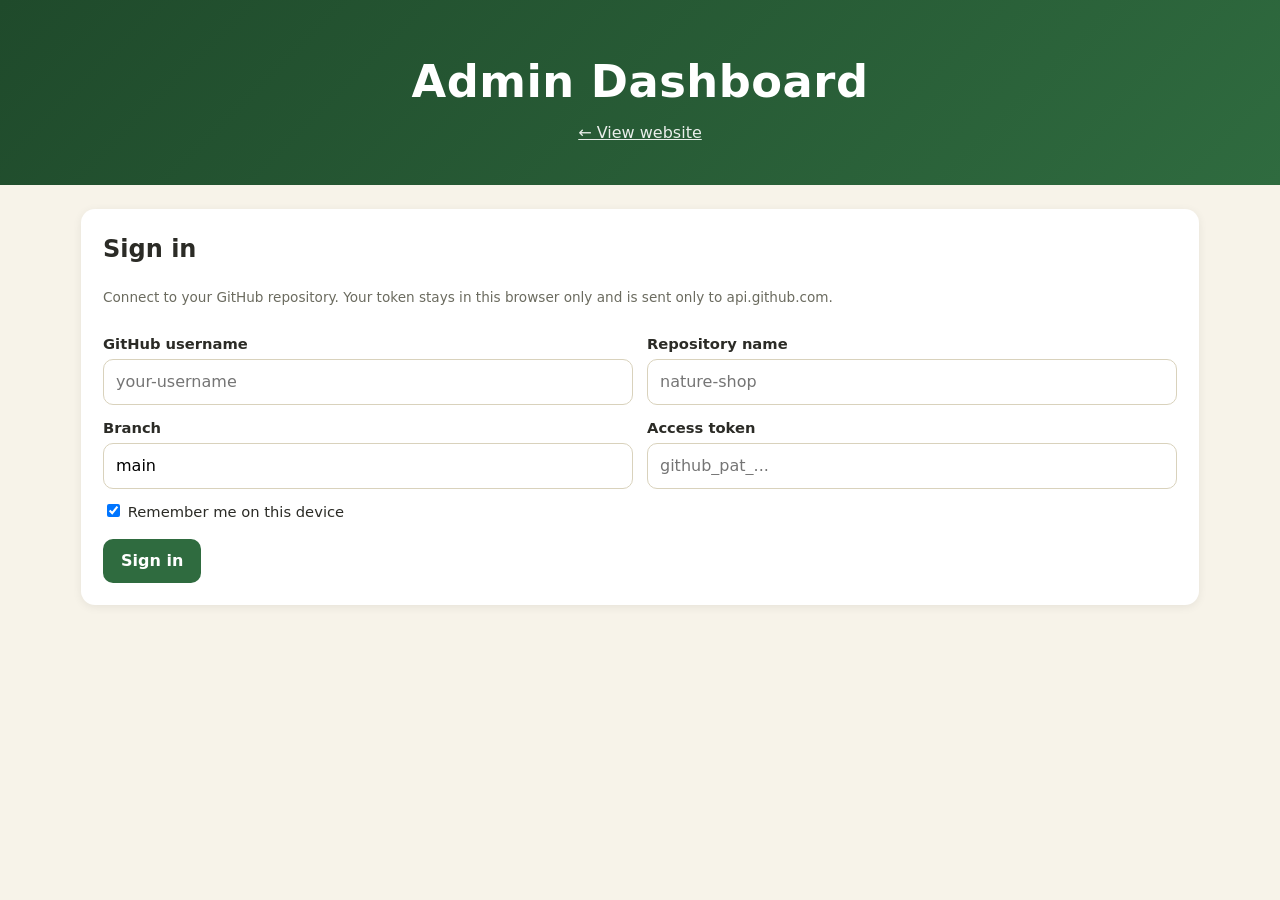
<file: admin.html>
<!doctype html>
<html lang="en">
<head>
  <meta charset="utf-8">
  <meta name="viewport" content="width=device-width, initial-scale=1">
  <meta name="robots" content="noindex">
  <title>Admin Dashboard</title>
  <link rel="stylesheet" href="style.css">
</head>
<body>
  <header class="site">
    <h1>Admin Dashboard</h1>
    <p><a href="index.html" style="color:#fff">← View website</a></p>
  </header>

  <main class="container">

    <!-- LOGIN -->
    <section id="loginView" class="panel">
      <h2>Sign in</h2>
      <p class="small">Connect to your GitHub repository. Your token stays in this browser only and is sent only to api.github.com.</p>
      <div class="row">
        <div><label>GitHub username</label><input id="owner" type="text" placeholder="your-username"></div>
        <div><label>Repository name</label><input id="repo" type="text" placeholder="nature-shop"></div>
      </div>
      <div class="row">
        <div><label>Branch</label><input id="branch" type="text" value="main"></div>
        <div><label>Access token</label><input id="token" type="password" placeholder="github_pat_..."></div>
      </div>
      <label style="font-weight:400"><input id="remember" type="checkbox" checked style="width:auto"> Remember me on this device</label>
      <div class="actions"><button id="loginBtn">Sign in</button></div>
      <div id="loginMsg" class="msg"></div>
    </section>

    <!-- DASHBOARD -->
    <div id="dashView" class="hidden">
      <div class="actions" style="margin:0 0 18px">
        <button id="newBtn">+ Add product</button>
        <button id="settingsBtn" class="secondary">Shop settings</button>
        <button id="logoutBtn" class="secondary">Sign out</button>
      </div>
      <div id="globalMsg" class="msg"></div>

      <section id="settingsPanel" class="panel hidden">
        <h2>Shop settings</h2>
        <div class="row">
          <div><label>Shop name</label><input id="sName" type="text"></div>
          <div><label>Currency symbol</label><input id="sCurrency" type="text" placeholder="₪ or $ or €"></div>
        </div>
        <label>Tagline</label><input id="sTagline" type="text">
        <div class="actions"><button id="saveSettings">Save settings</button><button class="secondary" id="closeSettings">Cancel</button></div>
      </section>

      <section id="formPanel" class="panel hidden">
        <h2 id="formTitle">Add product</h2>
        <input type="hidden" id="pId">
        <div class="row">
          <div><label>Name *</label><input id="pName" type="text" maxlength="80"></div>
          <div><label>Price *</label><input id="pPrice" type="number" min="0" step="0.01"></div>
        </div>
        <label>Category</label>
        <input id="pCategory" type="text" list="cats" placeholder="e.g. Honey, Herbs, Oils">
        <datalist id="cats"></datalist>
        <label>Description</label>
        <textarea id="pDesc" maxlength="400"></textarea>
        <label>Images (you can add several)</label>
        <input id="pFiles" type="file" accept="image/*" multiple>
        <div id="pPreview" class="preview"></div>
        <div class="actions">
          <button id="saveProduct">Save product</button>
          <button id="cancelProduct" class="secondary">Cancel</button>
        </div>
        <div id="formMsg" class="msg"></div>
      </section>

      <section class="panel">
        <h2>Products (<span id="count">0</span>)</h2>
        <div id="list"></div>
      </section>
    </div>
  </main>

  <script src="admin.js"></script>
</body>
</html>
</file>
<file: style.css>
:root{
  --green:#2f6b3f; --green-dark:#1f4a2b; --leaf:#7fb069; --cream:#f7f3e9; --sand:#e9e1cc;
  --text:#2b2b26; --muted:#6b6b5f; --card:#ffffff; --danger:#b3392f; --radius:14px;
}
*{box-sizing:border-box}
body{margin:0;font-family:system-ui,-apple-system,"Segoe UI",Roboto,sans-serif;background:var(--cream);color:var(--text);line-height:1.5}
img{max-width:100%;display:block}
a{color:var(--green)}
header.site{background:linear-gradient(135deg,var(--green-dark),var(--green));color:#fff;padding:48px 20px 40px;text-align:center}
header.site h1{margin:0 0 6px;font-size:clamp(1.8rem,5vw,2.8rem);letter-spacing:.5px}
header.site p{margin:0;opacity:.9}
.container{max-width:1150px;margin:0 auto;padding:24px 16px}
.toolbar{display:flex;flex-wrap:wrap;gap:12px;margin-bottom:22px}
.toolbar input,.toolbar select{padding:11px 14px;border:1px solid var(--sand);border-radius:10px;font-size:1rem;background:#fff}
.toolbar input{flex:1;min-width:200px}
.grid{display:grid;grid-template-columns:repeat(auto-fill,minmax(250px,1fr));gap:20px}
.card{background:var(--card);border-radius:var(--radius);overflow:hidden;box-shadow:0 2px 10px rgba(0,0,0,.07);display:flex;flex-direction:column;transition:transform .15s}
.card:hover{transform:translateY(-3px)}
.card .main{aspect-ratio:4/3;background:linear-gradient(135deg,#dfeed4,#b9d8a6);display:flex;align-items:center;justify-content:center;font-size:3.5rem;overflow:hidden}
.card .main img{width:100%;height:100%;object-fit:cover}
.thumbs{display:flex;gap:6px;padding:8px 12px 0}
.thumbs img{width:44px;height:44px;object-fit:cover;border-radius:8px;border:2px solid transparent;cursor:pointer;opacity:.75}
.thumbs img.active{border-color:var(--green);opacity:1}
.card .body{padding:14px 16px 18px;display:flex;flex-direction:column;gap:6px;flex:1}
.card .cat{font-size:.75rem;text-transform:uppercase;letter-spacing:1px;color:var(--leaf);font-weight:700}
.card h3{margin:0;font-size:1.15rem}
.card p{margin:0;color:var(--muted);font-size:.95rem;flex:1}
.price{font-weight:800;font-size:1.25rem;color:var(--green-dark);margin-top:6px}
.empty{text-align:center;color:var(--muted);padding:60px 10px}
footer.site{text-align:center;color:var(--muted);padding:30px 16px;font-size:.9rem}

/* admin */
.panel{background:#fff;border-radius:var(--radius);padding:22px;box-shadow:0 2px 10px rgba(0,0,0,.07);margin-bottom:24px}
.panel h2{margin-top:0}
label{display:block;font-weight:600;margin:12px 0 4px;font-size:.92rem}
input[type=text],input[type=password],input[type=number],textarea,select{width:100%;padding:10px 12px;border:1px solid #d9d2bc;border-radius:10px;font:inherit;background:#fff}
textarea{min-height:90px;resize:vertical}
.row{display:grid;grid-template-columns:1fr 1fr;gap:14px}
@media(max-width:600px){.row{grid-template-columns:1fr}}
button,.btn{background:var(--green);color:#fff;border:0;padding:10px 18px;border-radius:10px;font:inherit;font-weight:600;cursor:pointer}
button:hover{background:var(--green-dark)}
button.secondary{background:#e5decb;color:var(--text)}
button.danger{background:var(--danger)}
button:disabled{opacity:.5;cursor:not-allowed}
.actions{display:flex;gap:10px;margin-top:16px;flex-wrap:wrap}
.preview{display:flex;gap:10px;flex-wrap:wrap;margin-top:10px}
.preview .pv{position:relative}
.preview img{width:84px;height:84px;object-fit:cover;border-radius:10px;border:1px solid #ddd}
.preview .x{position:absolute;top:-6px;right:-6px;width:22px;height:22px;padding:0;border-radius:50%;background:var(--danger);font-size:.8rem;line-height:22px}
.msg{padding:10px 14px;border-radius:10px;margin:12px 0;display:none}
.msg.ok{display:block;background:#e3f3df;color:#1f5a2a}
.msg.err{display:block;background:#fbe4e1;color:#8a2a21}
.msg.info{display:block;background:#eef2f7;color:#2b4a6b}
.list-item{display:flex;gap:14px;align-items:center;padding:12px 0;border-bottom:1px solid #eee}
.list-item:last-child{border-bottom:0}
.list-item .th{width:60px;height:60px;border-radius:10px;background:#dfeed4;display:flex;align-items:center;justify-content:center;font-size:1.6rem;overflow:hidden;flex-shrink:0}
.list-item .th img{width:100%;height:100%;object-fit:cover}
.list-item .info{flex:1;min-width:0}
.list-item .info b{display:block}
.list-item .info span{color:var(--muted);font-size:.9rem}
.small{font-size:.85rem;color:var(--muted)}
.hidden{display:none}
</file>
